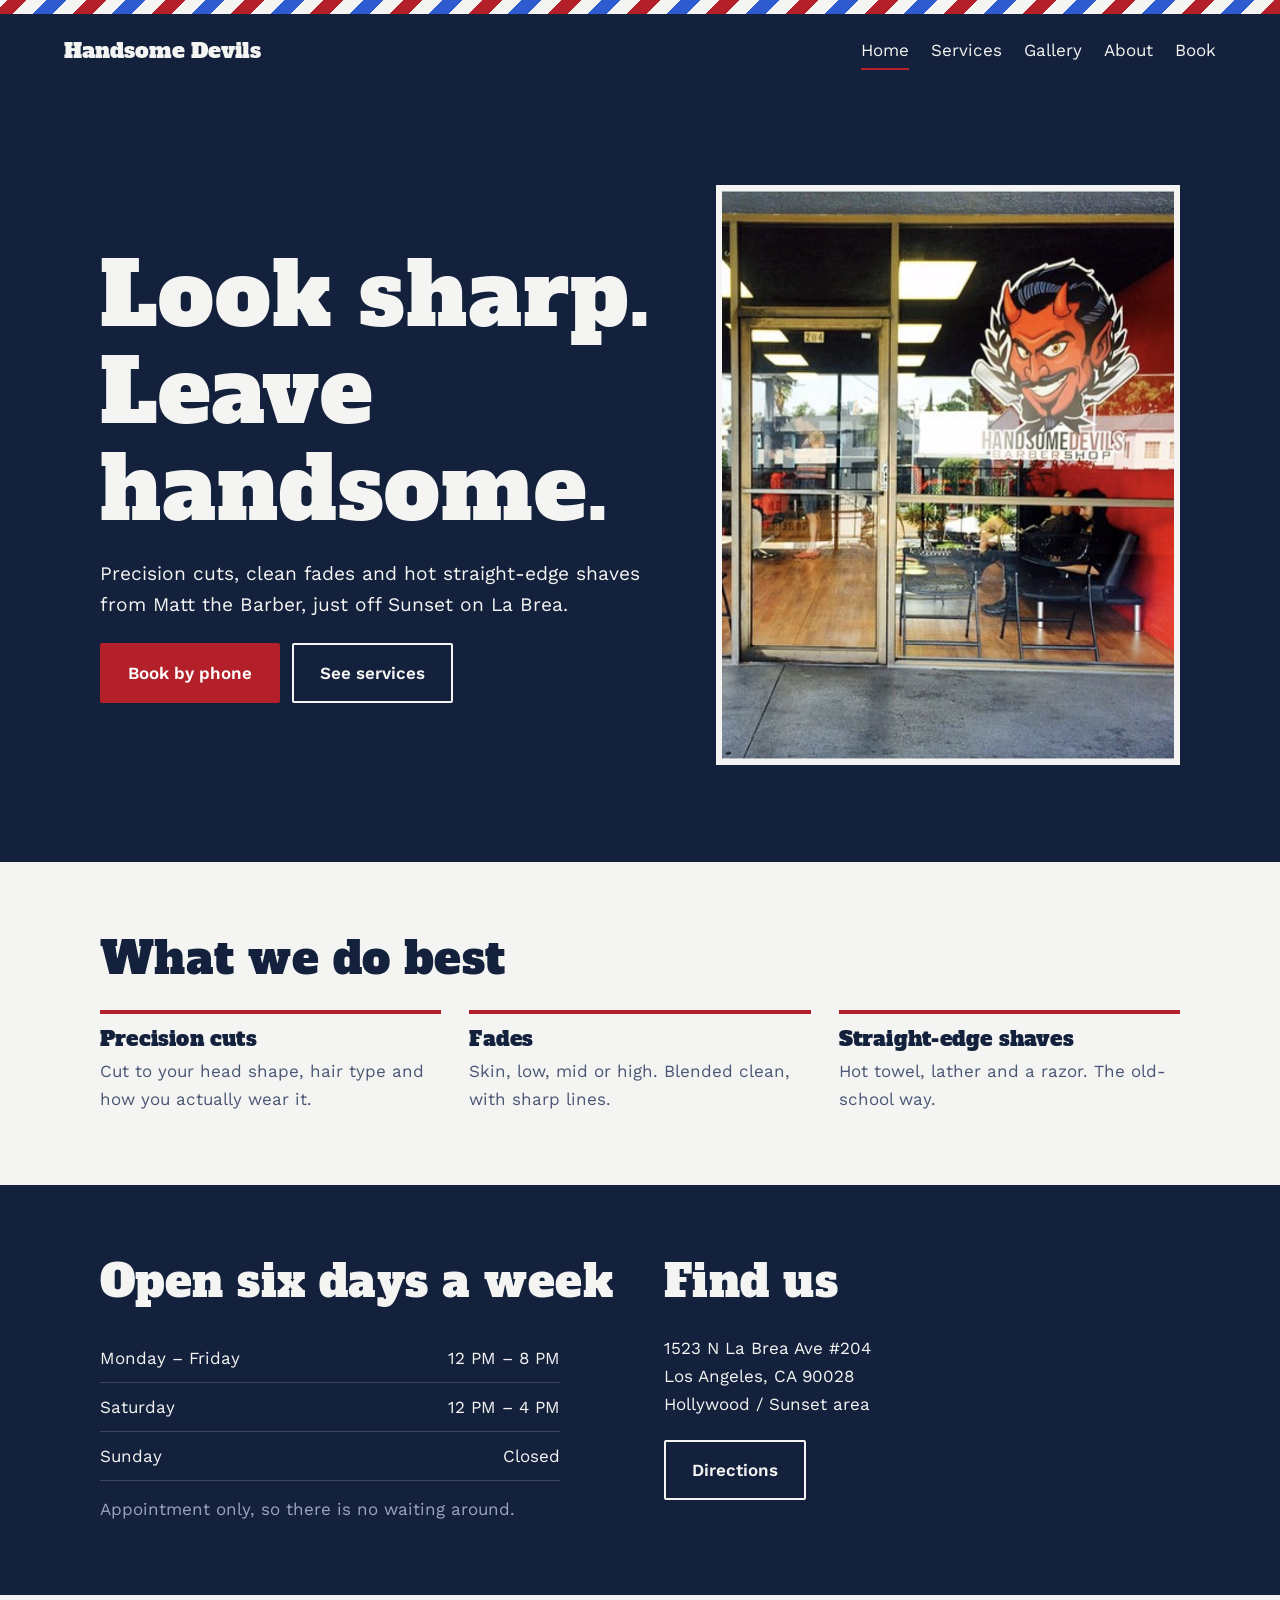
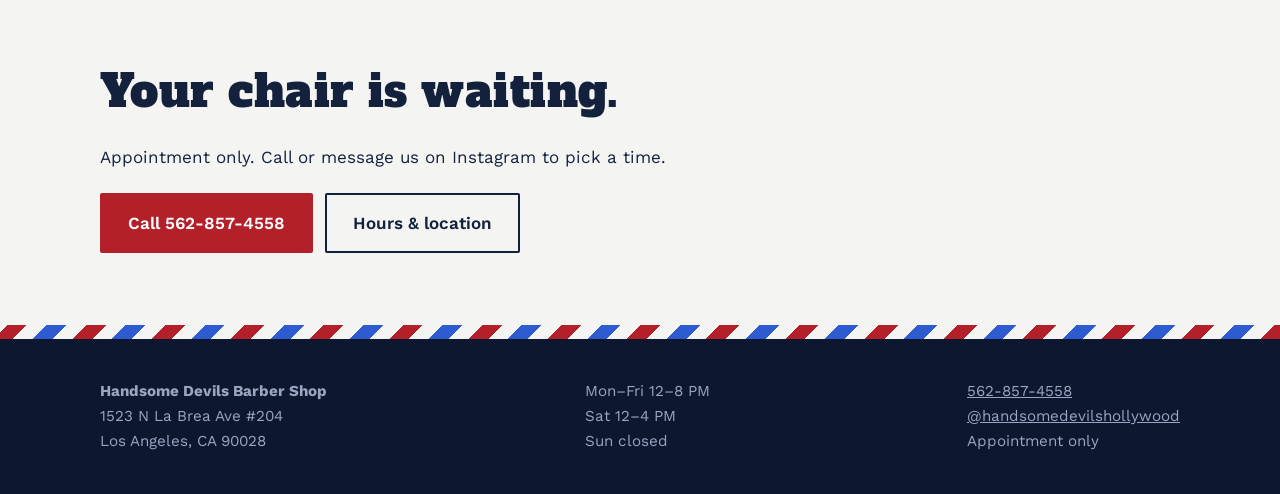
<file: index.html>
<!DOCTYPE html><html lang="en"><head><meta charset="utf-8"><meta name="viewport" content="width=device-width,initial-scale=1">
<title>Precision Cuts, Fades & Straight-Edge Shaves | Handsome Devils Barber Shop, Hollywood</title><meta name="description" content="Appointment-only barber shop in Hollywood, Los Angeles. Precision cuts, fades and straight-edge shaves with Matt the Barber.">
<link rel="preconnect" href="https://fonts.googleapis.com"><link rel="preconnect" href="https://fonts.gstatic.com" crossorigin>
<link href="https://fonts.googleapis.com/css2?family=Alfa+Slab+One&family=Work+Sans:wght@400;600&display=swap" rel="stylesheet">
<link rel="stylesheet" href="style.css">
<script type="application/ld+json">{"@context":"https://schema.org","@type":"BarberShop","name":"Handsome Devils Barber Shop","telephone":"+1-562-857-4558","address":{"@type":"PostalAddress","streetAddress":"1523 N La Brea Ave #204","addressLocality":"Los Angeles","addressRegion":"CA","postalCode":"90028"},"openingHours":["Mo-Fr 12:00-20:00","Sa 12:00-16:00"]}</script></head>
<body><div class="pole"></div><header><a class="logo" href="index.html">Handsome Devils</a><nav><a href="index.html" aria-current=page>Home</a><a href="services.html">Services</a><a href="gallery.html">Gallery</a><a href="about.html">About</a><a href="contact.html">Book</a></nav></header><main>
<section><div class="wrap hero"><div><h1>Look sharp. Leave handsome.</h1><p>Precision cuts, clean fades and hot straight-edge shaves from Matt the Barber, just off Sunset on La Brea.</p><a class="btn" href="tel:+15628574558">Book by phone</a><a class="btn alt" href="services.html">See services</a></div><div class="ph"><span>Matt the Barber at work<br>(add images/hero.jpg)</span><img src="images/store.jpg" alt="Handsome Devils storefront on La Brea" style="object-position:78% 50%" onerror="this.remove()"></div></div></section>
<section class="light"><div class="wrap"><h2>What we do best</h2><div class="grid">
<div class="card"><h3>Precision cuts</h3><p class="mut">Cut to your head shape, hair type and how you actually wear it.</p></div>
<div class="card"><h3>Fades</h3><p class="mut">Skin, low, mid or high. Blended clean, with sharp lines.</p></div>
<div class="card"><h3>Straight-edge shaves</h3><p class="mut">Hot towel, lather and a razor. The old-school way.</p></div></div></div></section>
<section><div class="wrap two"><div><h2>Open six days a week</h2><table><tr><td>Monday – Friday</td><td>12 PM – 8 PM</td></tr><tr><td>Saturday</td><td>12 PM – 4 PM</td></tr><tr><td>Sunday</td><td>Closed</td></tr></table><p class="mut" style="margin-top:14px">Appointment only, so there is no waiting around.</p></div><div><h2>Find us</h2><p>1523 N La Brea Ave #204<br>Los Angeles, CA 90028<br>Hollywood / Sunset area</p><a class="btn alt" href="contact.html">Directions</a></div></div></section><section class="light"><div class="wrap"><h2>Your chair is waiting.</h2><p>Appointment only. Call or message us on Instagram to pick a time.</p><a class="btn" href="tel:+15628574558">Call 562-857-4558</a><a class="btn alt" href="contact.html">Hours &amp; location</a></div></section></main>
<div class="pole"></div><footer><div class="wrap"><div><strong>Handsome Devils Barber Shop</strong><br>1523 N La Brea Ave #204<br>Los Angeles, CA 90028</div>
<div>Mon–Fri 12–8 PM<br>Sat 12–4 PM<br>Sun closed</div><div><a href="tel:+15628574558">562-857-4558</a><br><a href="https://www.instagram.com/handsomedevilshollywood/">@handsomedevilshollywood</a><br>Appointment only</div></div></footer></body></html>
</file>
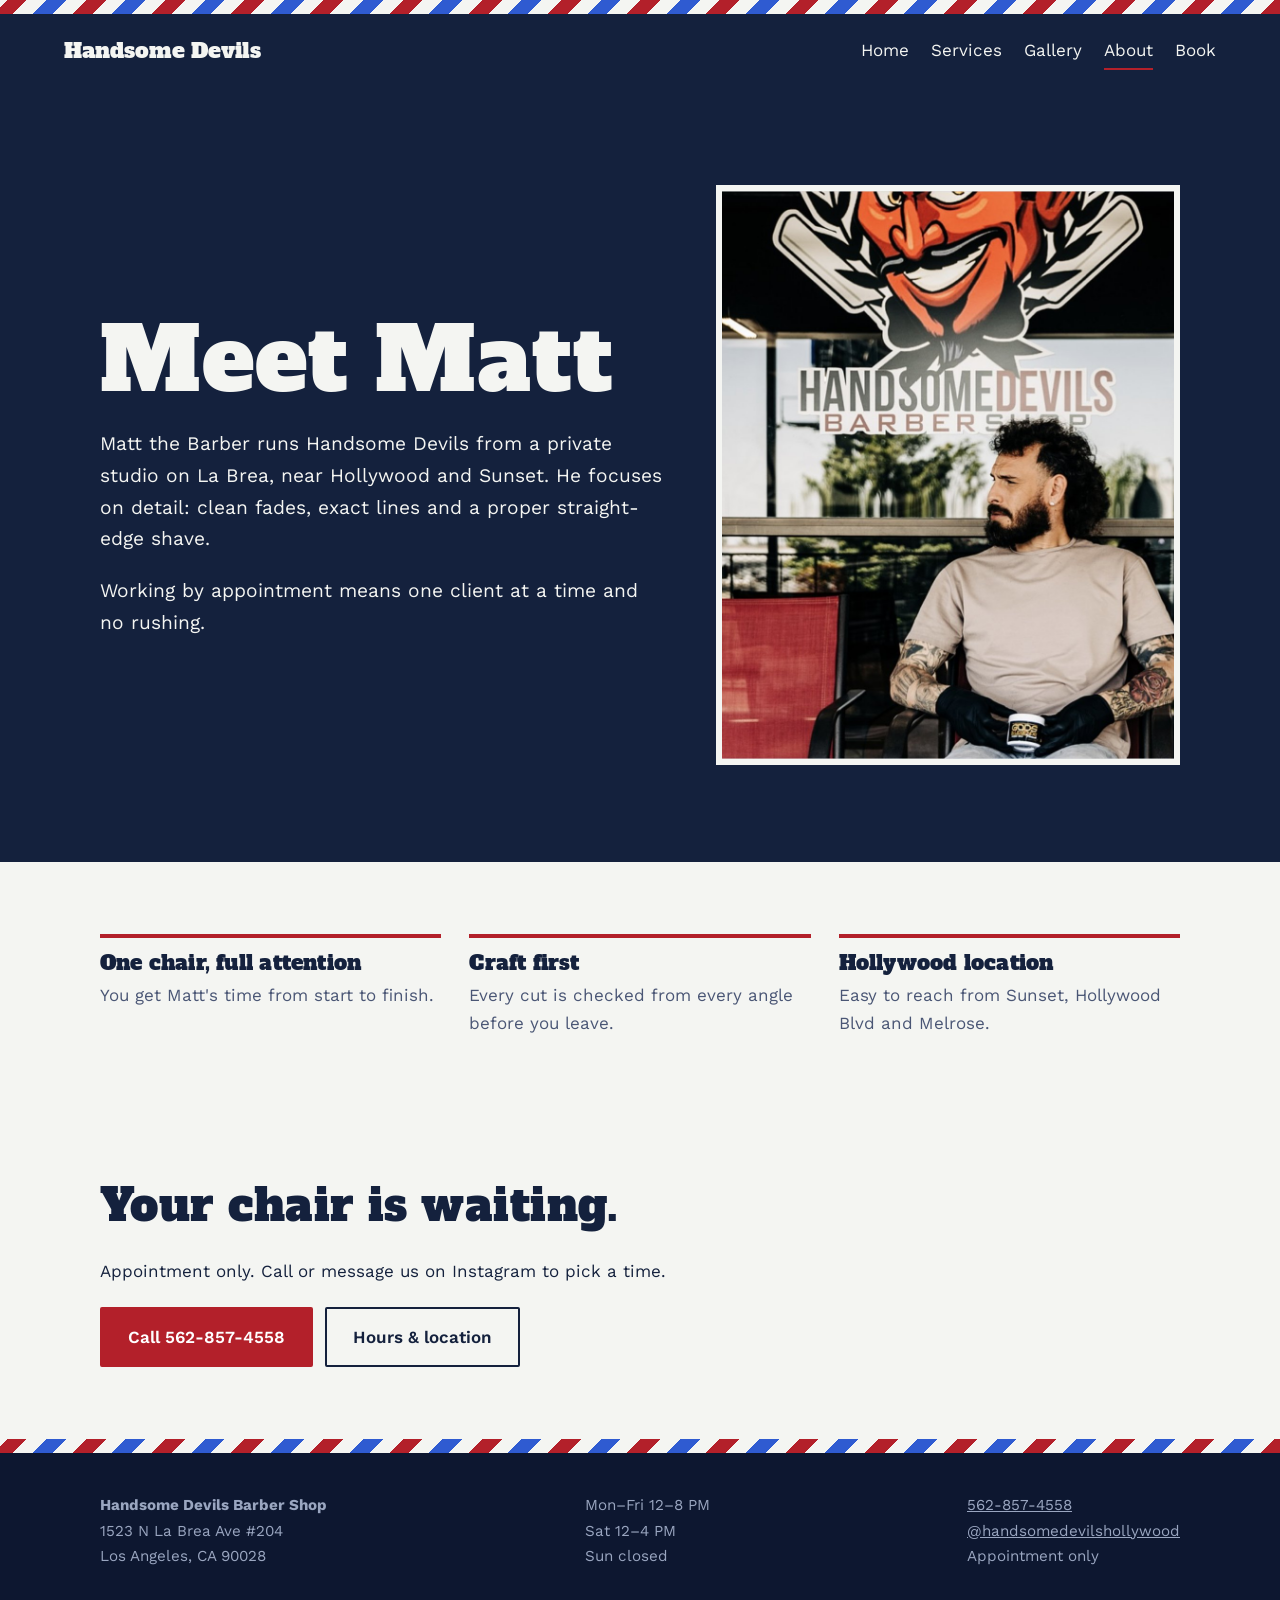
<file: about.html>
<!DOCTYPE html><html lang="en"><head><meta charset="utf-8"><meta name="viewport" content="width=device-width,initial-scale=1">
<title>About | Handsome Devils Barber Shop, Hollywood</title><meta name="description" content="Meet Matt the Barber, owner of Handsome Devils Barber Shop in Hollywood, Los Angeles.">
<link rel="preconnect" href="https://fonts.googleapis.com"><link rel="preconnect" href="https://fonts.gstatic.com" crossorigin>
<link href="https://fonts.googleapis.com/css2?family=Alfa+Slab+One&family=Work+Sans:wght@400;600&display=swap" rel="stylesheet">
<link rel="stylesheet" href="style.css">
<script type="application/ld+json">{"@context":"https://schema.org","@type":"BarberShop","name":"Handsome Devils Barber Shop","telephone":"+1-562-857-4558","address":{"@type":"PostalAddress","streetAddress":"1523 N La Brea Ave #204","addressLocality":"Los Angeles","addressRegion":"CA","postalCode":"90028"},"openingHours":["Mo-Fr 12:00-20:00","Sa 12:00-16:00"]}</script></head>
<body><div class="pole"></div><header><a class="logo" href="index.html">Handsome Devils</a><nav><a href="index.html">Home</a><a href="services.html">Services</a><a href="gallery.html">Gallery</a><a href="about.html" aria-current=page>About</a><a href="contact.html">Book</a></nav></header><main>
<section><div class="wrap hero"><div><h1>Meet Matt</h1><p>Matt the Barber runs Handsome Devils from a private studio on La Brea, near Hollywood and Sunset. He focuses on detail: clean fades, exact lines and a proper straight-edge shave.</p><p>Working by appointment means one client at a time and no rushing.</p></div><div class="ph"><span>Matt the Barber<br>(add images/matt.jpg)</span><img src="images/matt.jpg" alt="Matt the Barber, owner of Handsome Devils" onerror="this.remove()"></div></div></section>
<section class="light"><div class="wrap grid"><div class="card"><h3>One chair, full attention</h3><p class="mut">You get Matt's time from start to finish.</p></div><div class="card"><h3>Craft first</h3><p class="mut">Every cut is checked from every angle before you leave.</p></div><div class="card"><h3>Hollywood location</h3><p class="mut">Easy to reach from Sunset, Hollywood Blvd and Melrose.</p></div></div></section><section class="light"><div class="wrap"><h2>Your chair is waiting.</h2><p>Appointment only. Call or message us on Instagram to pick a time.</p><a class="btn" href="tel:+15628574558">Call 562-857-4558</a><a class="btn alt" href="contact.html">Hours &amp; location</a></div></section></main>
<div class="pole"></div><footer><div class="wrap"><div><strong>Handsome Devils Barber Shop</strong><br>1523 N La Brea Ave #204<br>Los Angeles, CA 90028</div>
<div>Mon–Fri 12–8 PM<br>Sat 12–4 PM<br>Sun closed</div><div><a href="tel:+15628574558">562-857-4558</a><br><a href="https://www.instagram.com/handsomedevilshollywood/">@handsomedevilshollywood</a><br>Appointment only</div></div></footer></body></html>
</file>
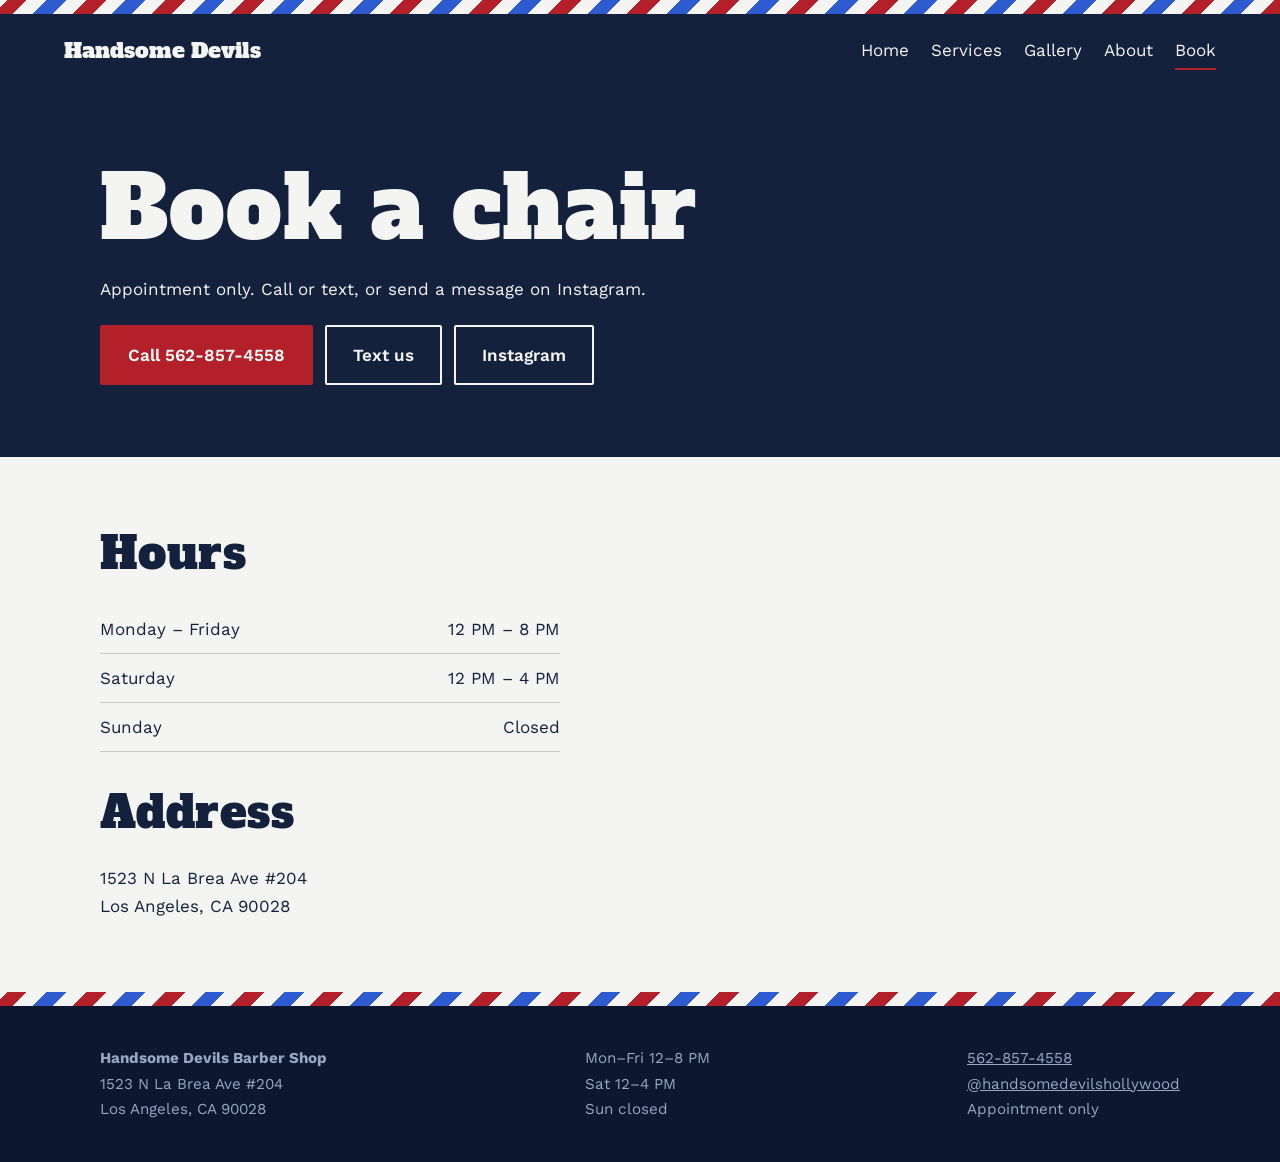
<file: contact.html>
<!DOCTYPE html><html lang="en"><head><meta charset="utf-8"><meta name="viewport" content="width=device-width,initial-scale=1">
<title>Book & Contact | Handsome Devils Barber Shop, Hollywood</title><meta name="description" content="Book an appointment at Handsome Devils Barber Shop, 1523 N La Brea Ave #204, Los Angeles. Call 562-857-4558.">
<link rel="preconnect" href="https://fonts.googleapis.com"><link rel="preconnect" href="https://fonts.gstatic.com" crossorigin>
<link href="https://fonts.googleapis.com/css2?family=Alfa+Slab+One&family=Work+Sans:wght@400;600&display=swap" rel="stylesheet">
<link rel="stylesheet" href="style.css">
<script type="application/ld+json">{"@context":"https://schema.org","@type":"BarberShop","name":"Handsome Devils Barber Shop","telephone":"+1-562-857-4558","address":{"@type":"PostalAddress","streetAddress":"1523 N La Brea Ave #204","addressLocality":"Los Angeles","addressRegion":"CA","postalCode":"90028"},"openingHours":["Mo-Fr 12:00-20:00","Sa 12:00-16:00"]}</script></head>
<body><div class="pole"></div><header><a class="logo" href="index.html">Handsome Devils</a><nav><a href="index.html">Home</a><a href="services.html">Services</a><a href="gallery.html">Gallery</a><a href="about.html">About</a><a href="contact.html" aria-current=page>Book</a></nav></header><main>
<section><div class="wrap"><h1>Book a chair</h1><p style="margin-top:18px">Appointment only. Call or text, or send a message on Instagram.</p>
<a class="btn" href="tel:+15628574558">Call 562-857-4558</a><a class="btn alt" href="sms:+15628574558">Text us</a><a class="btn alt" href="https://www.instagram.com/handsomedevilshollywood/">Instagram</a></div></section>
<section class="light"><div class="wrap two"><div><h2>Hours</h2><table><tr><td>Monday – Friday</td><td>12 PM – 8 PM</td></tr><tr><td>Saturday</td><td>12 PM – 4 PM</td></tr><tr><td>Sunday</td><td>Closed</td></tr></table><h2 style="margin-top:36px">Address</h2><p>1523 N La Brea Ave #204<br>Los Angeles, CA 90028</p></div>
<iframe title="Map to Handsome Devils Barber Shop" loading="lazy" src="https://www.google.com/maps?q=1523+N+La+Brea+Ave+%23204,+Los+Angeles,+CA+90028&amp;output=embed"></iframe></div></section></main>
<div class="pole"></div><footer><div class="wrap"><div><strong>Handsome Devils Barber Shop</strong><br>1523 N La Brea Ave #204<br>Los Angeles, CA 90028</div>
<div>Mon–Fri 12–8 PM<br>Sat 12–4 PM<br>Sun closed</div><div><a href="tel:+15628574558">562-857-4558</a><br><a href="https://www.instagram.com/handsomedevilshollywood/">@handsomedevilshollywood</a><br>Appointment only</div></div></footer></body></html>
</file>
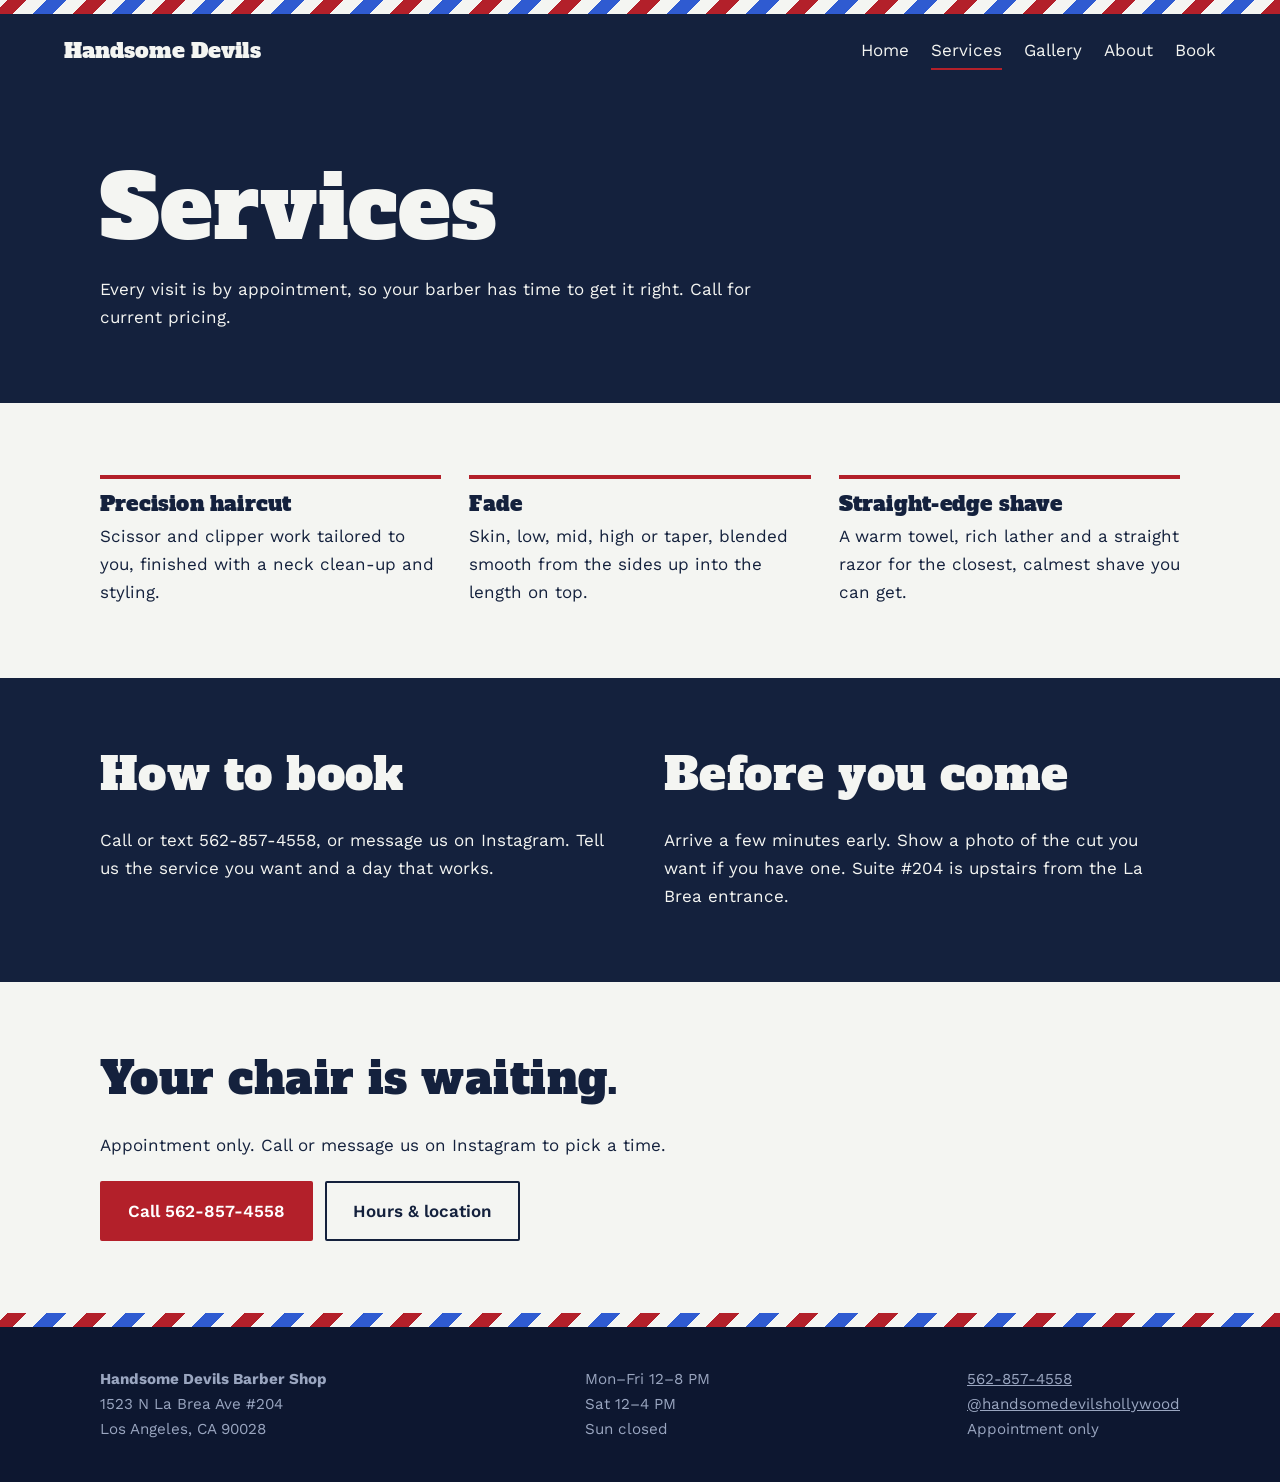
<file: services.html>
<!DOCTYPE html><html lang="en"><head><meta charset="utf-8"><meta name="viewport" content="width=device-width,initial-scale=1">
<title>Services | Handsome Devils Barber Shop, Hollywood</title><meta name="description" content="Haircuts, fades and straight-edge shaves at Handsome Devils Barber Shop in Hollywood. Appointment only.">
<link rel="preconnect" href="https://fonts.googleapis.com"><link rel="preconnect" href="https://fonts.gstatic.com" crossorigin>
<link href="https://fonts.googleapis.com/css2?family=Alfa+Slab+One&family=Work+Sans:wght@400;600&display=swap" rel="stylesheet">
<link rel="stylesheet" href="style.css">
<script type="application/ld+json">{"@context":"https://schema.org","@type":"BarberShop","name":"Handsome Devils Barber Shop","telephone":"+1-562-857-4558","address":{"@type":"PostalAddress","streetAddress":"1523 N La Brea Ave #204","addressLocality":"Los Angeles","addressRegion":"CA","postalCode":"90028"},"openingHours":["Mo-Fr 12:00-20:00","Sa 12:00-16:00"]}</script></head>
<body><div class="pole"></div><header><a class="logo" href="index.html">Handsome Devils</a><nav><a href="index.html">Home</a><a href="services.html" aria-current=page>Services</a><a href="gallery.html">Gallery</a><a href="about.html">About</a><a href="contact.html">Book</a></nav></header><main>
<section><div class="wrap"><h1>Services</h1><p style="margin-top:18px">Every visit is by appointment, so your barber has time to get it right. Call for current pricing.</p></div></section>
<section class="light"><div class="wrap grid">
<div class="card"><h3>Precision haircut</h3><p>Scissor and clipper work tailored to you, finished with a neck clean-up and styling.</p></div>
<div class="card"><h3>Fade</h3><p>Skin, low, mid, high or taper, blended smooth from the sides up into the length on top.</p></div>
<div class="card"><h3>Straight-edge shave</h3><p>A warm towel, rich lather and a straight razor for the closest, calmest shave you can get.</p></div></div></section>
<section><div class="wrap two"><div><h2>How to book</h2><p>Call or text 562-857-4558, or message us on Instagram. Tell us the service you want and a day that works.</p></div><div><h2>Before you come</h2><p>Arrive a few minutes early. Show a photo of the cut you want if you have one. Suite #204 is upstairs from the La Brea entrance.</p></div></div></section><section class="light"><div class="wrap"><h2>Your chair is waiting.</h2><p>Appointment only. Call or message us on Instagram to pick a time.</p><a class="btn" href="tel:+15628574558">Call 562-857-4558</a><a class="btn alt" href="contact.html">Hours &amp; location</a></div></section></main>
<div class="pole"></div><footer><div class="wrap"><div><strong>Handsome Devils Barber Shop</strong><br>1523 N La Brea Ave #204<br>Los Angeles, CA 90028</div>
<div>Mon–Fri 12–8 PM<br>Sat 12–4 PM<br>Sun closed</div><div><a href="tel:+15628574558">562-857-4558</a><br><a href="https://www.instagram.com/handsomedevilshollywood/">@handsomedevilshollywood</a><br>Appointment only</div></div></footer></body></html>
</file>
<file: style.css>
:root{--ink:#14213d;--ink2:#1d2d52;--chalk:#f4f5f2;--red:#b3202a;--brass:#c9a227;--mut:#9aa6c0;--bg:var(--ink);--tx:var(--chalk)}
*{box-sizing:border-box;margin:0}html{scroll-behavior:smooth}
body{background:var(--bg);color:var(--tx);font:17px/1.65 "Work Sans",system-ui,sans-serif}
h1,h2,h3{font-family:"Alfa Slab One",Georgia,serif;font-weight:400;line-height:1.1;letter-spacing:.01em}
h1{font-size:clamp(2.6rem,8vw,5.5rem)}h2{font-size:clamp(1.8rem,4vw,2.8rem);margin-bottom:.6em}h3{font-size:1.3rem;margin-bottom:.3em}
a{color:inherit}p{max-width:62ch}p+p{margin-top:1em}
:focus-visible{outline:3px solid var(--brass);outline-offset:3px}
.pole{height:14px;background:repeating-linear-gradient(-45deg,var(--red) 0 14px,var(--chalk) 14px 28px,#2f5bd1 28px 42px,var(--chalk) 42px 56px)}
header{display:flex;flex-wrap:wrap;gap:12px 28px;align-items:center;justify-content:space-between;padding:18px 5vw}
.logo{font-family:"Alfa Slab One",serif;font-size:1.35rem;text-decoration:none}
nav{display:flex;flex-wrap:wrap;gap:6px 22px}nav a{text-decoration:none;padding:4px 0;border-bottom:2px solid transparent}
nav a:hover,nav a[aria-current]{border-color:var(--red)}
section{padding:72px 5vw}.wrap{max-width:1080px;margin:0 auto}
.light{background:var(--chalk);color:var(--ink)}.light .mut{color:#4a5675}.mut{color:var(--mut)}
.btn{display:inline-block;background:var(--red);color:#fff;padding:14px 26px;text-decoration:none;font-weight:600;border-radius:2px;border:2px solid var(--red);margin:22px 12px 0 0}
.btn:hover{background:#8f1a22}.btn.alt{background:none;border-color:currentColor;color:inherit}
.hero{display:grid;grid-template-columns:1.1fr .9fr;gap:48px;align-items:center;min-height:70vh}
.hero p{font-size:1.2rem;margin-top:20px}
.ph{position:relative;background:repeating-linear-gradient(-45deg,#1d2d52 0 16px,#223562 16px 32px);aspect-ratio:4/5;overflow:hidden;border:6px solid var(--chalk);display:grid;place-items:center;color:var(--mut);font-size:.9rem;text-align:center;padding:12px}
.ph img{position:absolute;inset:0;width:100%;height:100%;object-fit:cover}
.grid{display:grid;grid-template-columns:repeat(auto-fit,minmax(250px,1fr));gap:28px}
.card{border-top:4px solid var(--red);padding-top:14px}
.gal{display:grid;grid-template-columns:repeat(auto-fill,minmax(240px,1fr));gap:16px}.gal .ph{aspect-ratio:1}
table{border-collapse:collapse;width:100%;max-width:460px}td{padding:10px 0;border-bottom:1px solid rgba(128,128,128,.4)}td:last-child{text-align:right}
.two{display:grid;grid-template-columns:repeat(auto-fit,minmax(300px,1fr));gap:48px;align-items:start}
iframe{width:100%;height:340px;border:0;filter:grayscale(.3)}
footer{padding:40px 5vw;background:#0d1730;color:var(--mut);font-size:.95rem}
footer .wrap{display:flex;flex-wrap:wrap;gap:16px 40px;justify-content:space-between}
@media(max-width:800px){.hero{grid-template-columns:1fr;min-height:0}.ph{aspect-ratio:4/3}}
@media(prefers-reduced-motion:reduce){html{scroll-behavior:auto}}
</file>
